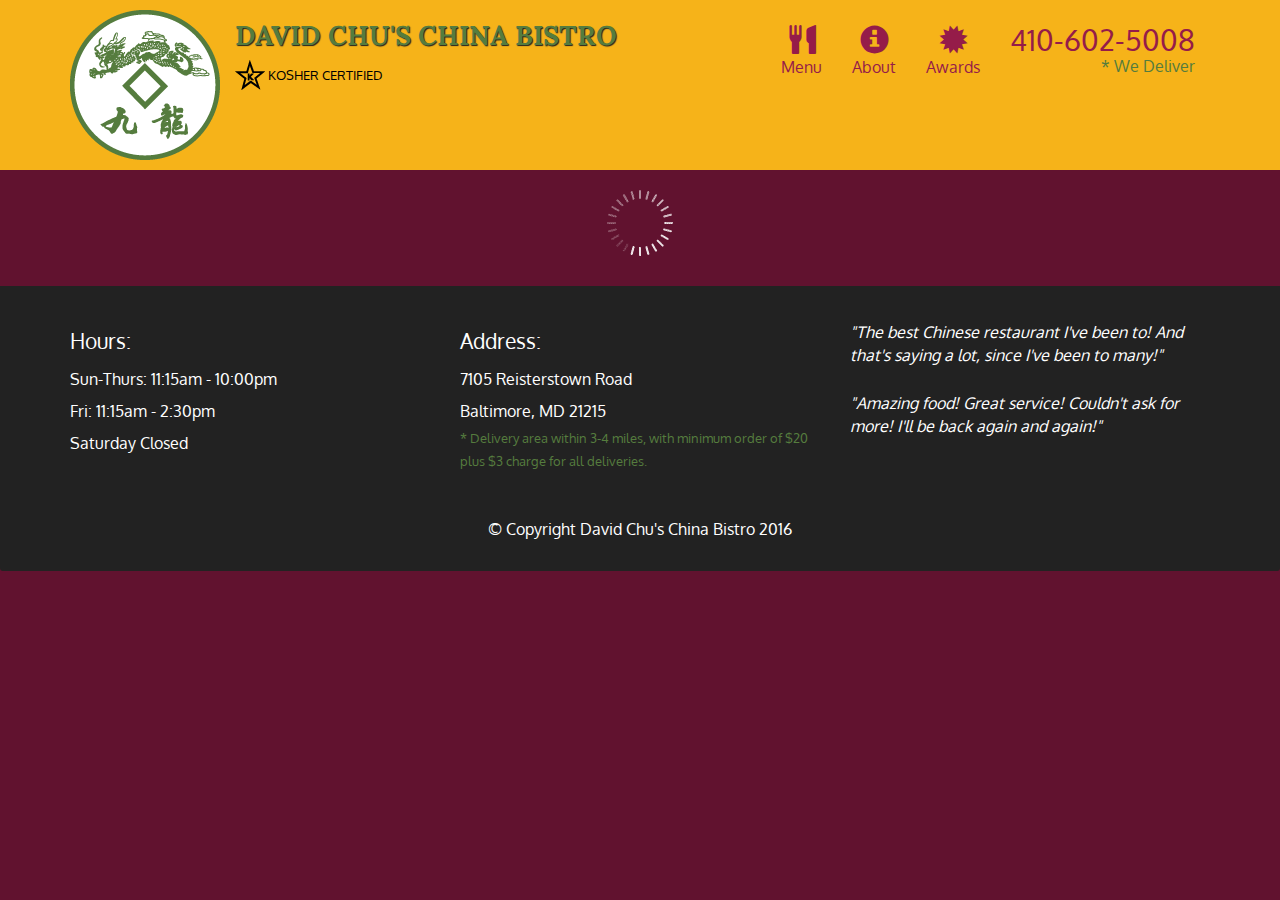
<file: module-5/index.html>
<!doctype html>
<html lang="en">
  <head>
    <meta charset="utf-8">
    <meta http-equiv="X-UA-Compatible" content="IE=edge">
    <meta name="viewport" content="width=device-width, initial-scale=1">
    <title>David Chu's China Bistro</title>
    <link rel="stylesheet" href="css/bootstrap.min.css">
    <link rel="stylesheet" href="css/styles.css">
    <link href='https://fonts.googleapis.com/css?family=Oxygen:400,300,700' rel='stylesheet' type='text/css'>
    <link href='https://fonts.googleapis.com/css?family=Lora' rel='stylesheet' type='text/css'>
  </head>
<body>
  <header>
    <nav id="header-nav" class="navbar navbar-default">
      <div class="container">
        <div class="navbar-header">
          <a href="index.html" class="pull-left visible-md visible-lg">
            <div id="logo-img" alt="Logo image"></div>
          </a>

          <div class="navbar-brand">
            <a href="index.html"><h1>David Chu's China Bistro</h1></a>
            <p>
              <img src="images/star-k-logo.png" alt="Kosher certification">
              <span>Kosher Certified</span>
            </p>
          </div>

          <button id="navbarToggle" type="button" class="navbar-toggle collapsed" data-toggle="collapse" data-target="#collapsable-nav" aria-expanded="false">
            <span class="sr-only">Toggle navigation</span>
            <span class="icon-bar"></span>
            <span class="icon-bar"></span>
            <span class="icon-bar"></span>
          </button>
        </div>
        
        <div id="collapsable-nav" class="collapse navbar-collapse">
           <ul id="nav-list" class="nav navbar-nav navbar-right">
            <li id="navHomeButton" class="visible-xs active">
              <a href="index.html">
                <span class="glyphicon glyphicon-home"></span> Home</a>
            </li>
            <li id="navMenuButton">
              <a href="#" onclick="$dc.loadMenuCategories();">
                <span class="glyphicon glyphicon-cutlery"></span><br class="hidden-xs"> Menu</a>
            </li>
            <li>
              <a href="#">
                <span class="glyphicon glyphicon-info-sign"></span><br class="hidden-xs"> About</a>
            </li>
            <li>
              <a href="#">
                <span class="glyphicon glyphicon-certificate"></span><br class="hidden-xs"> Awards</a>
            </li>
            <li id="phone" class="hidden-xs">
              <a href="tel:410-602-5008">
                <span>410-602-5008</span></a><div>* We Deliver</div>
            </li>
          </ul><!-- #nav-list -->
        </div><!-- .collapse .navbar-collapse -->
      </div><!-- .container -->
    </nav><!-- #header-nav -->
  </header>

  <div id="call-btn" class="visible-xs">
    <a class="btn" href="tel:410-602-5008">
    <span class="glyphicon glyphicon-earphone"></span>
    410-602-5008
    </a>
  </div>
  <div id="xs-deliver" class="text-center visible-xs">* We Deliver</div>

  <div id="main-content" class="container"></div>

  <footer class="panel-footer">
    <div class="container">
      <div class="row">
        <section id="hours" class="col-sm-4">
          <span>Hours:</span><br>
          Sun-Thurs: 11:15am - 10:00pm<br>
          Fri: 11:15am - 2:30pm<br>
          Saturday Closed
          <hr class="visible-xs">
        </section>
        <section id="address" class="col-sm-4">
          <span>Address:</span><br>
          7105 Reisterstown Road<br>
          Baltimore, MD 21215
          <p>* Delivery area within 3-4 miles, with minimum order of $20 plus $3 charge for all deliveries.</p>
          <hr class="visible-xs">
        </section>
        <section id="testimonials" class="col-sm-4">
          <p>"The best Chinese restaurant I've been to! And that's saying a lot, since I've been to many!"</p>
          <p>"Amazing food! Great service! Couldn't ask for more! I'll be back again and again!"</p>
        </section>
      </div>
      <div class="text-center">&copy; Copyright David Chu's China Bistro 2016</div>
    </div>
  </footer>

  <!-- jQuery (Bootstrap JS plugins depend on it) -->
  <script src="js/jquery-2.1.4.min.js"></script>
  <script src="js/bootstrap.min.js"></script>
  <script src="js/ajax-utils.js"></script>
  <script src="js/script.js"></script>
</body>
</html>
</file>
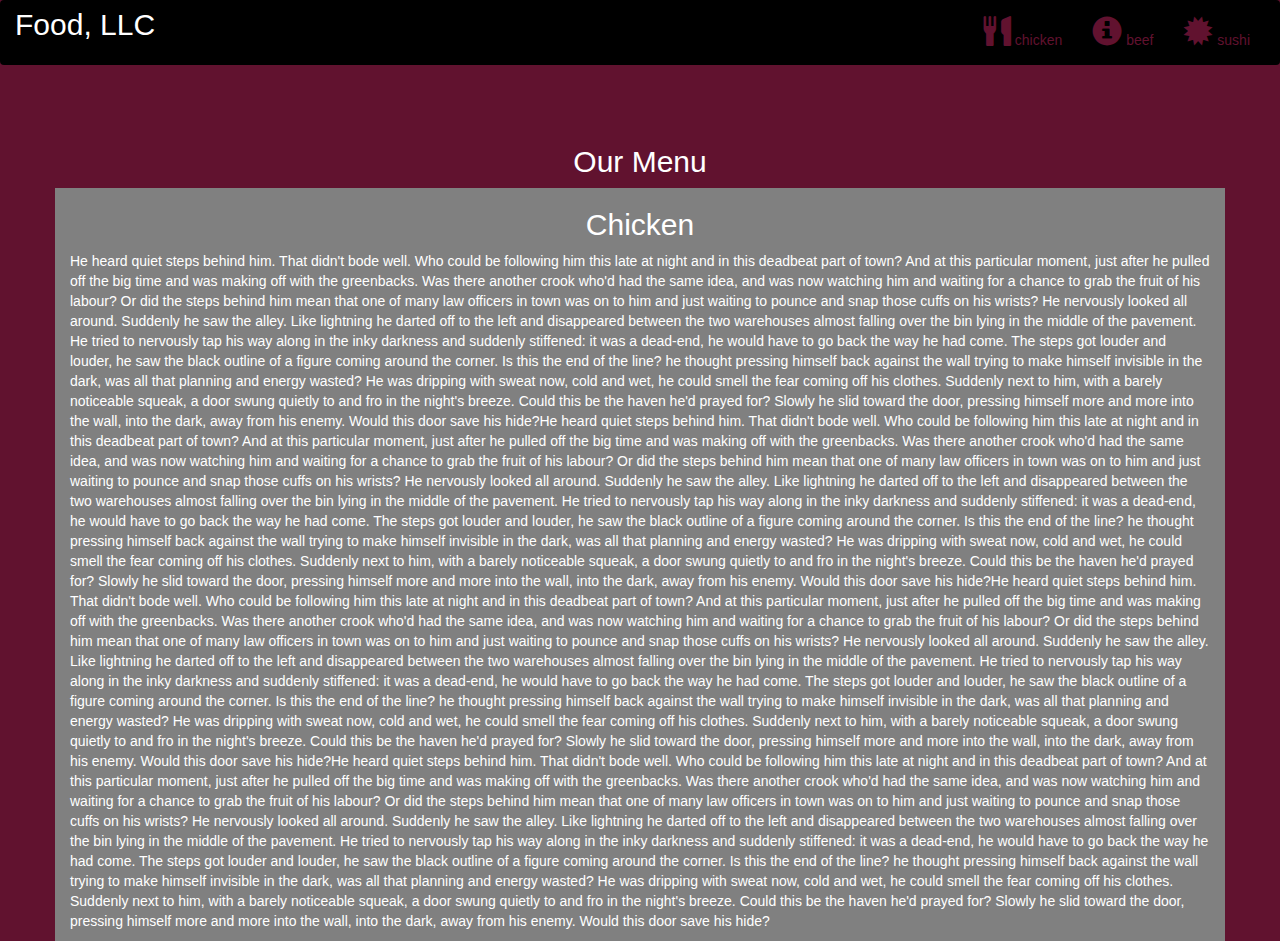
<file: module3-soltuion/index.html>
<!DOCTYPE html>
<html lang="en">
<head>
  <title>Bootstrap Example</title>
  <meta charset="utf-8">
  <meta name="viewport" content="width=device-width, initial-scale=1">
  <link rel="stylesheet" href="https://maxcdn.bootstrapcdn.com/bootstrap/3.4.1/css/bootstrap.min.css">
  <link rel="stylesheet" type="text/css" href="style1.css">
  <script src="https://ajax.googleapis.com/ajax/libs/jquery/3.5.1/jquery.min.js"></script>
  <script src="https://maxcdn.bootstrapcdn.com/bootstrap/3.4.1/js/bootstrap.min.js"></script>
</head>
<body>

<nav class="navbar navbar-inverse">
  <div class="container-fluid">
    <div class="navbar-header">
      <button type="button" class="navbar-toggle" data-toggle="collapse" data-target="#myNavbar">
        <span class="icon-bar"></span>
        <span class="icon-bar"></span>
        <span class="icon-bar"></span>                        
      </button>
      <a class="navbar-brand" href="#" >Food, LLC</a>
    </div>
    <div class="collapse navbar-collapse" id="myNavbar">
    
      <ul class="nav navbar-nav navbar-right" >
        <li style>
        <a href="#" > 
        <span class="glyphicon glyphicon-cutlery"></span> chicken</a>
        </li>
        <li>
        <a href="#" >
        <span class="glyphicon glyphicon-info-sign"></span> beef</a>
        </li>
        <li>
        <a href="#">
        <span class="glyphicon glyphicon-certificate"></span> sushi</a>
        </li>
      </ul>
    </div>
  </div>
</nav>
<br>
<br>  
<h1><p class="text-center">Our Menu</p></h1>


<div id="main-content" class="container">
  <div id="home-tiles" class="row">
      <div class="col-md-12 col-sm-12 col-xs-12">
            
            <p id="chickstory">
          <h2>Chicken</h2>
              He heard quiet steps behind him. That didn't bode well. Who could be following him this late at night and in this deadbeat part of town? And at this particular moment, just after he pulled off the big time and was making off with the greenbacks. Was there another crook who'd had the same idea, and was now watching him and waiting for a chance to grab the fruit of his labour? Or did the steps behind him mean that one of many law officers in town was on to him and just waiting to pounce and snap those cuffs on his wrists? He nervously looked all around. Suddenly he saw the alley. Like lightning he darted off to the left and disappeared between the two warehouses almost falling over the bin lying in the middle of the pavement. He tried to nervously tap his way along in the inky darkness and suddenly stiffened: it was a dead-end, he would have to go back the way he had come. The steps got louder and louder, he saw the black outline of a figure coming around the corner. Is this the end of the line? he thought pressing himself back against the wall trying to make himself invisible in the dark, was all that planning and energy wasted? He was dripping with sweat now, cold and wet, he could smell the fear coming off his clothes. Suddenly next to him, with a barely noticeable squeak, a door swung quietly to and fro in the night's breeze. Could this be the haven he'd prayed for? Slowly he slid toward the door, pressing himself more and more into the wall, into the dark, away from his enemy. Would this door save his hide?He heard quiet steps behind him. That didn't bode well. Who could be following him this late at night and in this deadbeat part of town? And at this particular moment, just after he pulled off the big time and was making off with the greenbacks. Was there another crook who'd had the same idea, and was now watching him and waiting for a chance to grab the fruit of his labour? Or did the steps behind him mean that one of many law officers in town was on to him and just waiting to pounce and snap those cuffs on his wrists? He nervously looked all around. Suddenly he saw the alley. Like lightning he darted off to the left and disappeared between the two warehouses almost falling over the bin lying in the middle of the pavement. He tried to nervously tap his way along in the inky darkness and suddenly stiffened: it was a dead-end, he would have to go back the way he had come. The steps got louder and louder, he saw the black outline of a figure coming around the corner. Is this the end of the line? he thought pressing himself back against the wall trying to make himself invisible in the dark, was all that planning and energy wasted? He was dripping with sweat now, cold and wet, he could smell the fear coming off his clothes. Suddenly next to him, with a barely noticeable squeak, a door swung quietly to and fro in the night's breeze. Could this be the haven he'd prayed for? Slowly he slid toward the door, pressing himself more and more into the wall, into the dark, away from his enemy. Would this door save his hide?He heard quiet steps behind him. That didn't bode well. Who could be following him this late at night and in this deadbeat part of town? And at this particular moment, just after he pulled off the big time and was making off with the greenbacks. Was there another crook who'd had the same idea, and was now watching him and waiting for a chance to grab the fruit of his labour? Or did the steps behind him mean that one of many law officers in town was on to him and just waiting to pounce and snap those cuffs on his wrists? He nervously looked all around. Suddenly he saw the alley. Like lightning he darted off to the left and disappeared between the two warehouses almost falling over the bin lying in the middle of the pavement. He tried to nervously tap his way along in the inky darkness and suddenly stiffened: it was a dead-end, he would have to go back the way he had come. The steps got louder and louder, he saw the black outline of a figure coming around the corner. Is this the end of the line? he thought pressing himself back against the wall trying to make himself invisible in the dark, was all that planning and energy wasted? He was dripping with sweat now, cold and wet, he could smell the fear coming off his clothes. Suddenly next to him, with a barely noticeable squeak, a door swung quietly to and fro in the night's breeze. Could this be the haven he'd prayed for? Slowly he slid toward the door, pressing himself more and more into the wall, into the dark, away from his enemy. Would this door save his hide?He heard quiet steps behind him. That didn't bode well. Who could be following him this late at night and in this deadbeat part of town? And at this particular moment, just after he pulled off the big time and was making off with the greenbacks. Was there another crook who'd had the same idea, and was now watching him and waiting for a chance to grab the fruit of his labour? Or did the steps behind him mean that one of many law officers in town was on to him and just waiting to pounce and snap those cuffs on his wrists? He nervously looked all around. Suddenly he saw the alley. Like lightning he darted off to the left and disappeared between the two warehouses almost falling over the bin lying in the middle of the pavement. He tried to nervously tap his way along in the inky darkness and suddenly stiffened: it was a dead-end, he would have to go back the way he had come. The steps got louder and louder, he saw the black outline of a figure coming around the corner. Is this the end of the line? he thought pressing himself back against the wall trying to make himself invisible in the dark, was all that planning and energy wasted? He was dripping with sweat now, cold and wet, he could smell the fear coming off his clothes. Suddenly next to him, with a barely noticeable squeak, a door swung quietly to and fro in the night's breeze. Could this be the haven he'd prayed for? Slowly he slid toward the door, pressing himself more and more into the wall, into the dark, away from his enemy. Would this door save his hide?
            </p>
      </div>
    </div>
</div>

</body>
</html>
</file>
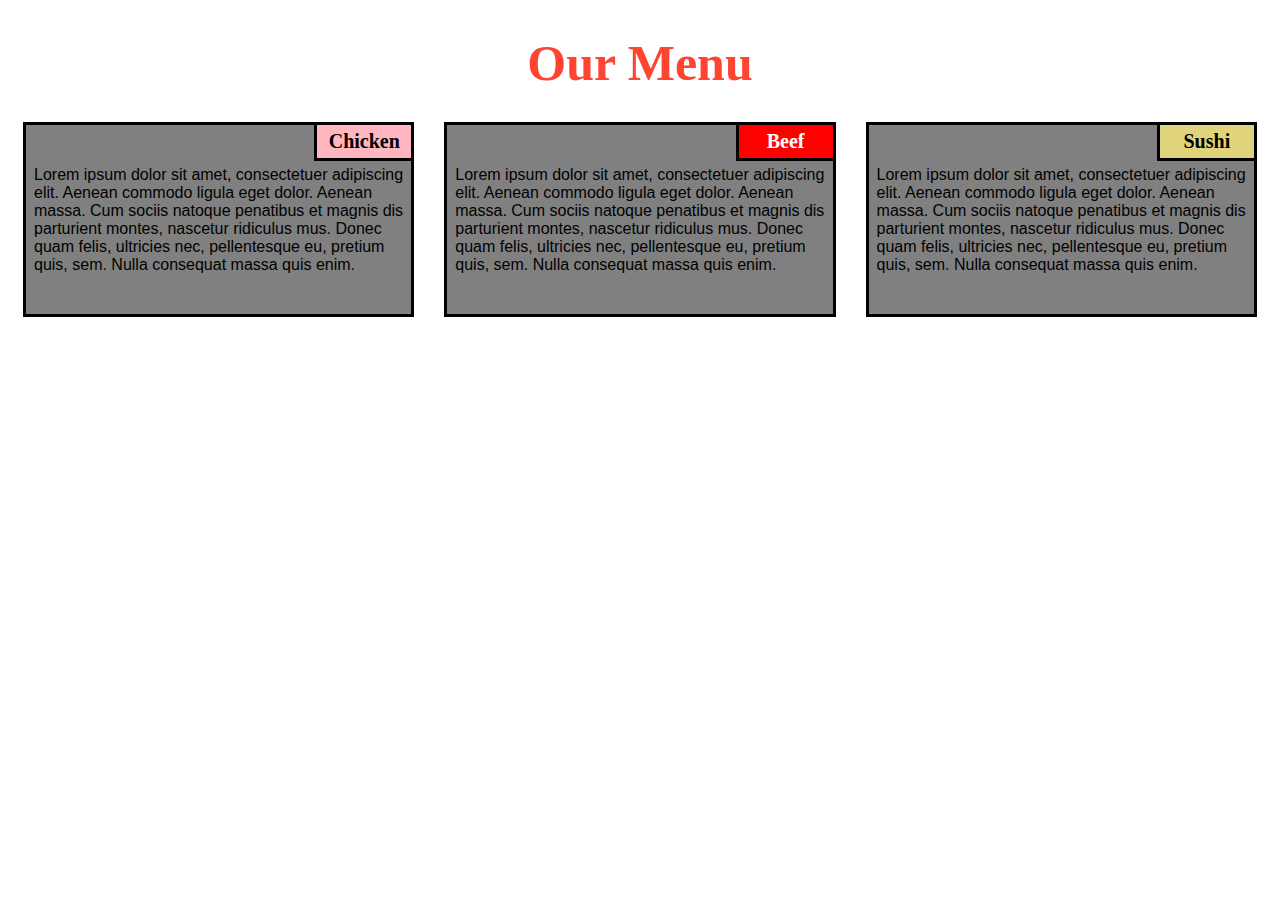
<file: module2-solution/module2-solution.html>
<!DOCTYPE html>
<html>

<head>
    <meta charset="utf-8">
    <title>module2-solution</title>
</head>
<link rel="stylesheet" type="text/css" href="css/style.css">

<body>
    <h1>Our Menu</h1>
    <section class="column-lg-4 colmn-md-6 colmn-sm-12">
        <div>
            <p class="sub1">Chicken</p>
            <p class="content">
                Lorem ipsum dolor sit amet, consectetuer adipiscing elit. Aenean commodo ligula eget dolor. Aenean massa. Cum sociis natoque penatibus et magnis dis parturient montes, nascetur ridiculus mus. Donec quam felis, ultricies nec, pellentesque eu, pretium quis, sem. Nulla consequat massa quis enim.
            </p>
        </div>
    </section>
    <section class="column-lg-4 colmn-md-6 colmn-sm-12">
        <div>
            <p class="sub2">Beef</p>
            <p class="content">
                Lorem ipsum dolor sit amet, consectetuer adipiscing elit. Aenean commodo ligula eget dolor. Aenean massa. Cum sociis natoque penatibus et magnis dis parturient montes, nascetur ridiculus mus. Donec quam felis, ultricies nec, pellentesque eu, pretium quis, sem. Nulla consequat massa quis enim.
        </div>
    </section>
    <section class="column-lg-4 colmn-md-12 colmn-sm-12">
        <div>
            <p class="sub3">Sushi</p>
            <p class="content">
                Lorem ipsum dolor sit amet, consectetuer adipiscing elit. Aenean commodo ligula eget dolor. Aenean massa. Cum sociis natoque penatibus et magnis dis parturient montes, nascetur ridiculus mus. Donec quam felis, ultricies nec, pellentesque eu, pretium quis, sem. Nulla consequat massa quis enim.
            </p>
        </div>
</body>

</html>
</file>
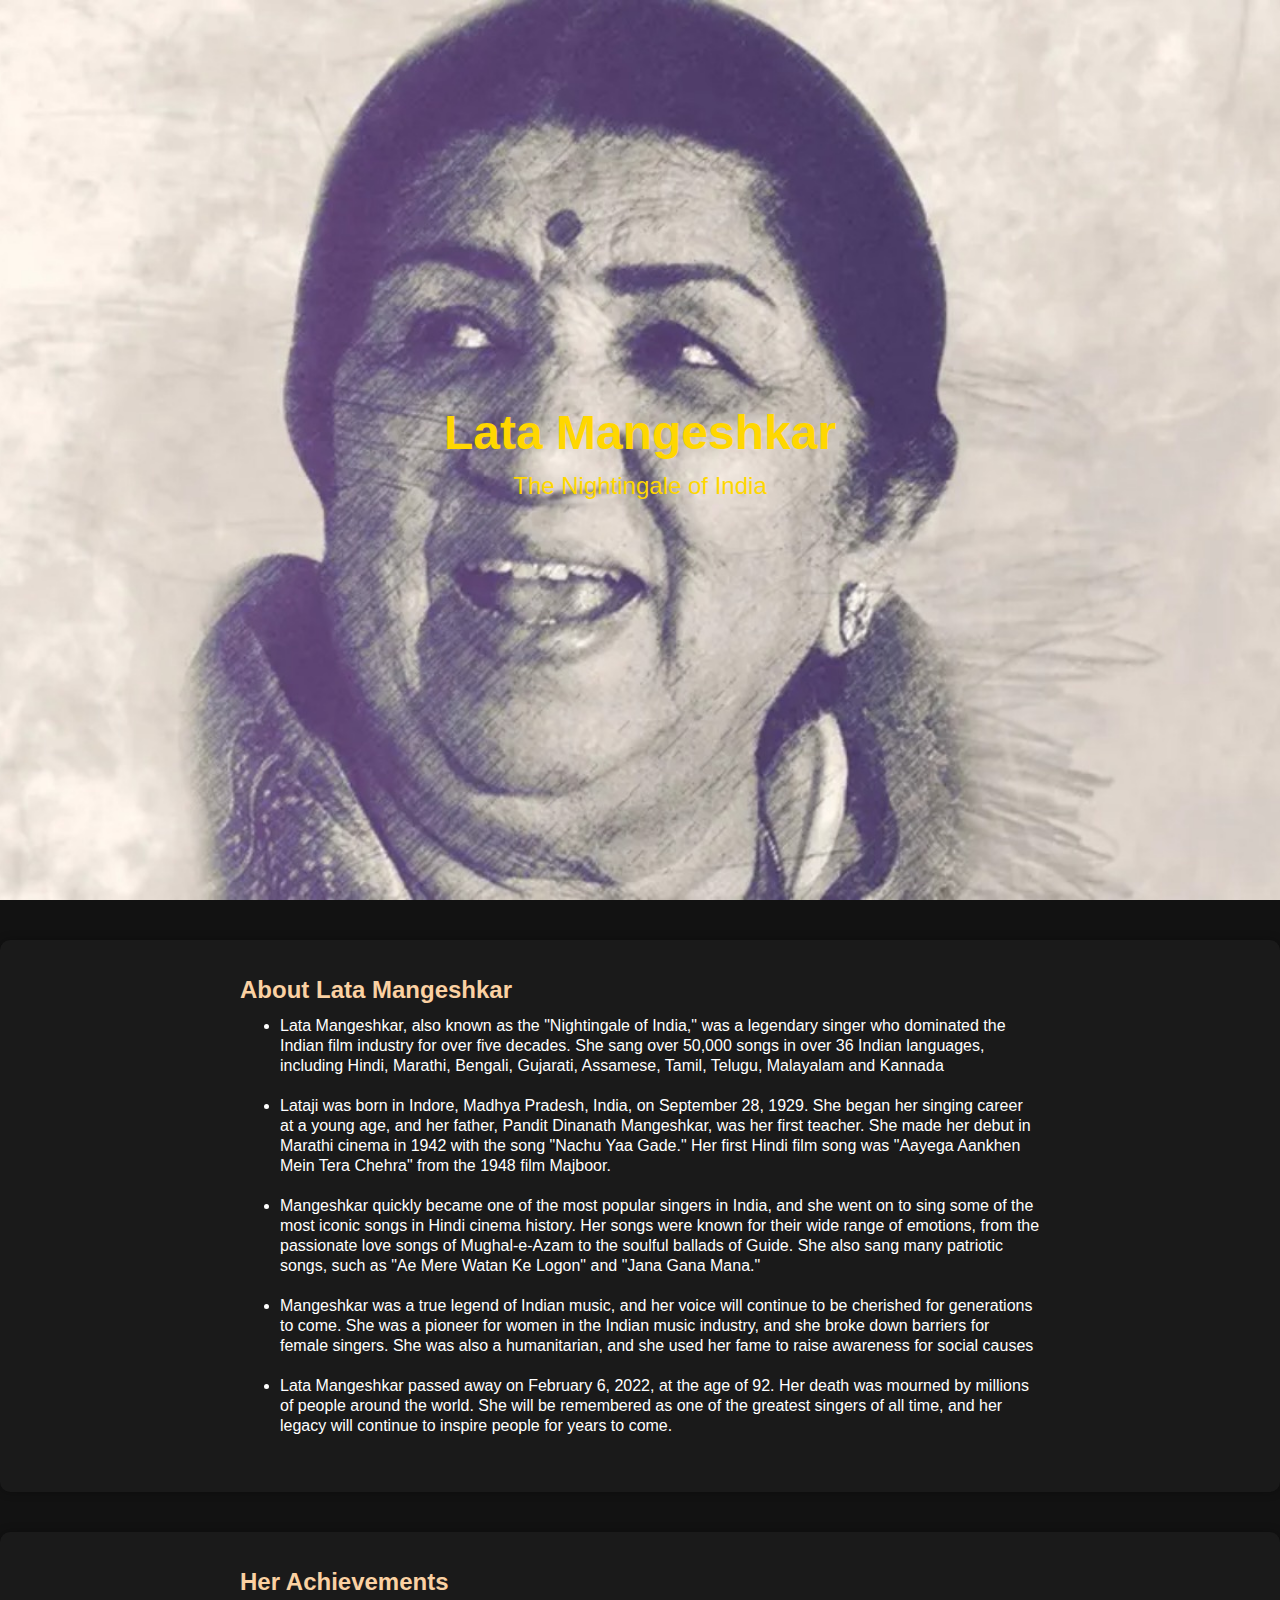
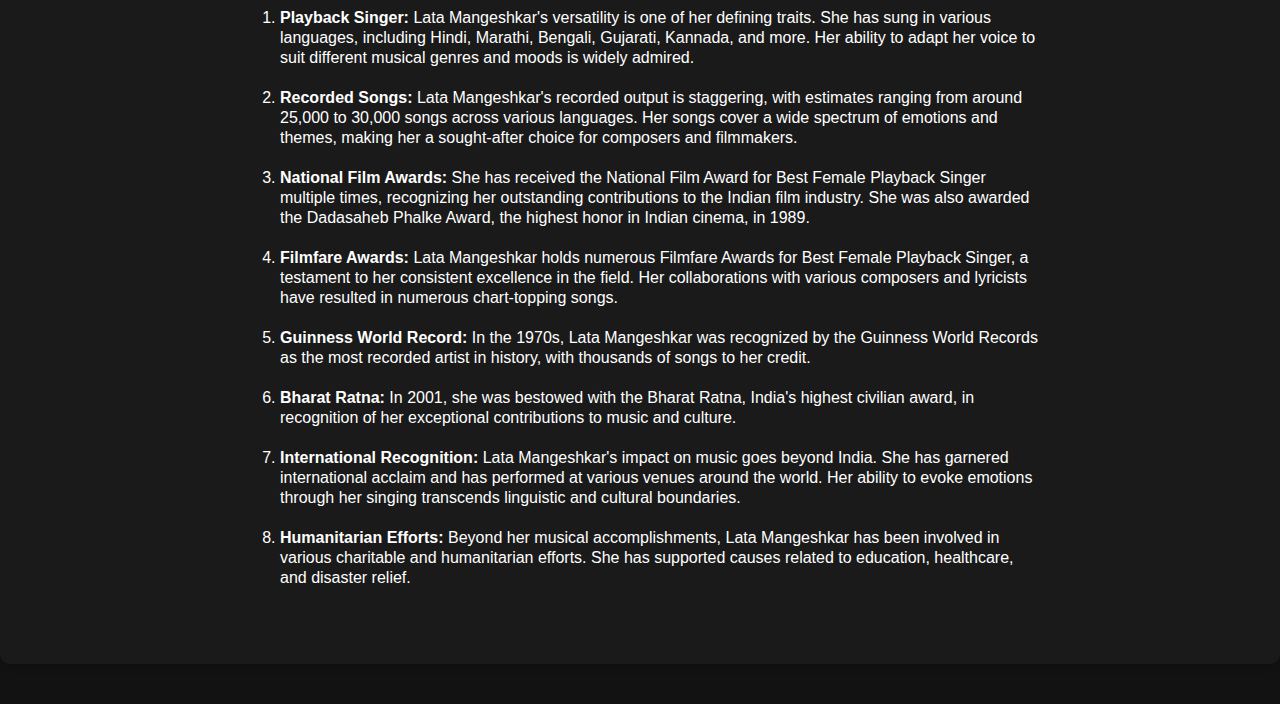
<file: tribute/Tribute.html>
<!DOCTYPE html>
<html lang="en">
<head>
  <meta charset="UTF-8">
  <meta name="viewport" content="width=device-width, initial-scale=1.0">
  <title>Lata Mangeshkar Tribute</title>
  <link rel="stylesheet" href="Tribut.css">
</head>
<body>
  <header class="header">
    <div class="overlay"></div>
    <div class="header-content">
      <h1 class="header-title">Lata Mangeshkar</h1>
      <p class="header-subtitle">The Nightingale of India</p>
    </div>
  </header>
  
  <section class="tribute-section">
    <div class="container">
      <h2>About Lata Mangeshkar</h2>
    
      <ul>
        <li>
            Lata Mangeshkar, also known as the "Nightingale of India," was a legendary singer who dominated the Indian film industry for over five decades. She sang over 50,000 songs in over 36 Indian languages, including Hindi, Marathi, Bengali, Gujarati, Assamese, Tamil, Telugu, Malayalam and Kannada</li><br>

            <li>Lataji was born in Indore, Madhya Pradesh, India, on September 28, 1929. She began her singing career at a young age, and her father, Pandit Dinanath Mangeshkar, was her first teacher. She made her debut in Marathi cinema in 1942 with the song "Nachu Yaa Gade." Her first Hindi film song was "Aayega Aankhen Mein Tera Chehra" from the 1948 film Majboor.</li><br>
            <li>Mangeshkar quickly became one of the most popular singers in India, and she went on to sing some of the most iconic songs in Hindi cinema history. Her songs were known for their wide range of emotions, from the passionate love songs of Mughal-e-Azam to the soulful ballads of Guide. She also sang many patriotic songs, such as "Ae Mere Watan Ke Logon" and "Jana Gana Mana."</li><br>
           <li>Mangeshkar was a true legend of Indian music, and her voice will continue to be cherished for generations to come. She was a pioneer for women in the Indian music industry, and she broke down barriers for female singers. She was also a humanitarian, and she used her fame to raise awareness for social causes</li><br>
           <li>Lata Mangeshkar passed away on February 6, 2022, at the age of 92. Her death was mourned by millions of people around the world. She will be remembered as one of the greatest singers of all time, and her legacy will continue to inspire people for years to come.</li> 

      </ul>

      
    </div>
  </section>
  
  <section class="achievements-section">
    <div class="container">
      <h2>Her Achievements</h2>
    <ol>
        <li><b> Playback Singer:</b> Lata Mangeshkar's versatility is one of her defining traits. She has sung in various languages, including Hindi, Marathi, Bengali, Gujarati, Kannada, and more. Her ability to adapt her voice to suit different musical genres and moods is widely admired.</li><br>  
        <li><b>Recorded Songs:</b> Lata Mangeshkar's recorded output is staggering, with estimates ranging from around 25,000 to 30,000 songs across various languages. Her songs cover a wide spectrum of emotions and themes, making her a sought-after choice for composers and filmmakers.</li><br> 
        <li><b>National Film Awards:</b> She has received the National Film Award for Best Female Playback Singer multiple times, recognizing her outstanding contributions to the Indian film industry. She was also awarded the Dadasaheb Phalke Award, the highest honor in Indian cinema, in 1989.</li><br>
        <li><b> Filmfare Awards:</b> Lata Mangeshkar holds numerous Filmfare Awards for Best Female Playback Singer, a testament to her consistent excellence in the field. Her collaborations with various composers and lyricists have resulted in numerous chart-topping songs.</li><br>
        <li><b>Guinness World Record: </b>In the 1970s, Lata Mangeshkar was recognized by the Guinness World Records as the most recorded artist in history, with thousands of songs to her credit.</li><br>
      <li><b>Bharat Ratna:</b> In 2001, she was bestowed with the Bharat Ratna, India's highest civilian award, in recognition of her exceptional contributions to music and culture.</li><br>
      <li><B>International Recognition: </b>Lata Mangeshkar's impact on music goes beyond India. She has garnered international acclaim and has performed at various venues around the world. Her ability to evoke emotions through her singing transcends linguistic and cultural boundaries.</li><br>
      <li><b>Humanitarian Efforts:</b> Beyond her musical accomplishments, Lata Mangeshkar has been involved in various charitable and humanitarian efforts. She has supported causes related to education, healthcare, and disaster relief.</li><br>

    </ol>
      
    </div>
  </section>
</body>
</html>
</file>
<file: module-5/css/styles.css>
body {
  font-size: 16px;
  color: #fff;
  background-color: #61122f;
  font-family: 'Oxygen', sans-serif;
}

/** HEADER **/
#header-nav {
  background-color: #f6b319;
  border-radius: 0;
  border: 0;
}

#logo-img {
  background: url('../images/restaurant-logo_large.png') no-repeat;
  width: 150px;
  height: 150px;
  margin: 10px 15px 10px 0;
}

.navbar-brand {
  padding-top: 25px;
}
.navbar-brand h1 { /* Restaurant name */
  font-family: 'Lora', serif;
  color: #557c3e;
  font-size: 1.5em;
  text-transform: uppercase;
  font-weight: bold;
  text-shadow: 1px 1px 1px #222;
  margin-top: 0;
  margin-bottom: 0;
  line-height: .75;
}
.navbar-brand a:hover, .navbar-brand a:focus {
  text-decoration: none;
}
.navbar-brand p { /* Kosher cert */
  color: #000;
  text-transform: uppercase;
  font-size: .7em;
  margin-top: 15px;
}
.navbar-brand p span { /* Star-K */
  vertical-align: middle;
}

#nav-list {
  margin-top: 10px;
}
#nav-list a {
  color: #951C49;
  text-align: center;
}
#nav-list a:hover {
  background: #E7E7E7;
}
#nav-list a span {
  font-size: 1.8em;
}

#phone {
  margin-top: 5px;
}
#phone a { /* Phone number */
  text-align: right;
  padding-bottom: 0;
}
#phone div { /* We Deliver */
  color: #557c3e;
  text-align: right;
  padding-right: 15px;
}

.navbar-header button.navbar-toggle, .navbar-header .icon-bar {
  border: 1px solid #61122f;
}
.navbar-header button.navbar-toggle {
  clear: both;
  margin-top: -30px;
}
/* END HEADER */

/* FOOTER */
.panel-footer {
  margin-top: 30px;
  padding-top: 35px;
  padding-bottom: 30px;
  background-color: #222;
  border-top: 0;
}
.panel-footer div.row {
  margin-bottom: 35px;
}
#hours, #address {
  line-height: 2;
}
#hours > span, #address > span {
  font-size: 1.3em;
}
#address p {
  color: #557c3e;
  font-size: .8em;
  line-height: 1.8;
}
#testimonials {
  font-style: italic;
}
#testimonials p:nth-child(2) {
  margin-top: 25px;
}
/* END FOOTER */



/* HOME PAGE */
.container .jumbotron {
  box-shadow: 0 0 50px #3F0C1F;
  border: 2px solid #3F0C1F;
}

#menu-tile, #specials-tile, #map-tile {
  height: 250px;
  width: 100%;
  margin-bottom: 15px;
  position: relative;
  border: 2px solid #3F0C1F;
  overflow: hidden;
}
#menu-tile:hover, #specials-tile:hover, #map-tile:hover {
  box-shadow: 0 1px 5px 1px #cccccc;
}
#menu-tile {
  background: url('../images/menu-tile.jpg') no-repeat;
  background-position: center;
}
#specials-tile {
  background: url('../images/specials-tile.jpg') no-repeat;
  background-position: center;
}
#menu-tile span, #specials-tile span, #map-tile span {
  position: absolute;
  bottom: 0;
  right: 0;
  width: 100%;
  text-align: center;
  font-size: 1.6em;
  text-transform: uppercase;
  background-color: #000;
  color: #fff;
  opacity: .8;
}
/* END HOME PAGE */

/* MENU CATEGORIES PAGE */
.category-tile { 
  position: relative;
  border: 2px solid #3F0C1F;
  overflow: hidden;
  width: 200px;
  height: 200px;
  margin: 0 auto 15px;
}
.category-tile span {
  position: absolute;
  bottom: 0;
  right: 0;
  width: 100%;
  text-align: center;
  font-size: 1.2em;
  text-transform: uppercase;
  background-color: #000;
  color: #fff;
  opacity: .8;
}
.category-tile:hover {
  box-shadow: 0 1px 5px 1px #cccccc;
}

#menu-categories-title + div {
  margin-bottom: 50px;
}
/* END MENU CATEGORIES PAGE */

/* SINGLE CATEGORY PAGE */
.menu-item-tile {
  margin-bottom: 25px;
}
.menu-item-tile hr {
  width: 80%;
}
.menu-item-tile .menu-item-price {
  font-size: 1.1em;
  text-align: right;
  margin-top: -15px;
  margin-right: -15px;
}
.menu-item-tile .menu-item-price span {
  font-size: .6em;
}
.menu-item-photo {
  position: relative;
  border: 2px solid #3F0C1F; 
  overflow: hidden;
  padding: 0;
  margin-right: -15px;
  margin-left: auto;
  margin-bottom: 20px;
  max-width: 250px;
}
.menu-item-photo div {
  position: absolute;
  bottom: 0;
  right: 0;
  width: 80px;
  background-color: #557c3e;
  text-align: center;
}
.menu-item-description {
  padding-right: 30px;
}
h3.menu-item-title {
  margin: 0 0 10px;
}
.menu-item-details {
  font-size: .9em;
  font-style: italic;
}
/* END SINGLE CATEGORY PAGE */


/********** Large devices only **********/
@media (min-width: 1200px) {
  .container .jumbotron {
    background: url('../images/jumbotron_1200.jpg') no-repeat;
    height: 675px;
  }
}

/********** Medium devices only **********/
@media (min-width: 992px) and (max-width: 1199px) {
  /* Header */
  #logo-img {
    background: url('../images/restaurant-logo_medium.png') no-repeat;
    width: 100px;
    height: 100px;
    margin: 5px 5px 5px 0;
  }
  /* End Header */

  /* Home Page */
  .container .jumbotron {
    background: url('../images/jumbotron_992.jpg') no-repeat;
    height: 558px;
  }
  /* End Home Page */
}

/********** Small devices only **********/
@media (min-width: 768px) and (max-width: 991px) {
  /* Home Page */
  .container .jumbotron {
    background: url('../images/jumbotron_768.jpg') no-repeat;
    height: 432px;
  }
  /* End Home Page */
}

/********** Extra small devices only **********/
@media (max-width: 767px) {
  /* Header */
  .navbar-brand {
    padding-top: 10px;
    height: 80px;
  }
  .navbar-brand h1 { /* Restaurant name */
    padding-top: 10px;
    font-size: 5vw; /* 1vw = 1% of viewport width */
  }
  .navbar-brand p { /* Kosher cert */
    font-size: .6em;
    margin-top: 12px;
  }
  .navbar-brand p img { /* Star-K */
    height: 20px;
  }

  #collapsable-nav a { /* Collapsed nav menu text */
    font-size: 1.2em;
  }
  #collapsable-nav a span { /* Collapsed nav menu glyph */
    font-size: 1em;
    margin-right: 5px;
  }

  #call-btn > a {
    font-size: 1.5em;
    display: block;
    margin: 0 20px;
    padding: 10px;
    border: 2px solid #fff;
    background-color: #f6b319;
    color: #951c49;
  }
  #xs-deliver {
    margin-top: 5px;
    font-size: .7em;
    letter-spacing: .1em;
    text-transform: uppercase;
  }
  /* End Header */

  /* Footer */
  .panel-footer section {
    margin-bottom: 30px;
    text-align: center;
  }
  .panel-footer section:nth-child(3) {
    margin-bottom: 0; /* margin already exists on the whole row */
  }
  .panel-footer section hr {
    width: 50%;
  }
  /* End Footer */

  /* Home Page */
  .container .jumbotron {
    margin-top: 30px;
    padding: 0;
  }
  #menu-tile, #specials-tile {
    width: 360px;
    margin: 0 auto 15px;
  }

  .menu-item-photo {
    margin-right: auto;
  }
  .menu-item-tile .menu-item-price {
    text-align: center;
  }
  .menu-item-description {
    text-align: center;;
  }
}


/********** Super extra small devices Only :-) (e.g., iPhone 4) **********/
@media (max-width: 479px) {
  /* Header */
  .navbar-brand h1 { /* Restaurant name */
    padding-top: 5px;
    font-size: 6vw;
  }
  /* End Header */
  
  /* Home page */
  #menu-tile, #specials-tile {
    width: 280px;
    margin: 0 auto 15px;
  }

  .col-xxs-12 {
    position: relative;
    min-height: 1px;
    padding-right: 15px;
    padding-left: 15px;
    float: left;
    width: 100%;
  }
}
</file>
<file: module3-soltuion/style1.css>
*{
	margin: 0;
	padding: 0;
	
}
.navbar{

border: none;
background-color: black;
color: #61122F;
}
body{
	background-color: #61122F;
	color: white;
}
.glyphicon{
	font-size: 30px;
	color:#61122F; 
}

.center{
	width: 90%;
	background-color: grey;

}
.container
{
	background-color: grey;
}
.text-center{
	font-size: 30px;
}

h2{
	text-align: center;
}
#myNavbar ul li a {
	color: #61122F;
}
.navbar-brand{
font-size: 30px;	
}
</file>
<file: module2-solution/css/style.css>
/*basic style*/
    * {
        box-sizing: border-box;
    }

    body {
        background-color: white;
    }

    h1 {
       margin-bottom: 15px;
    text-align: center;
    color: #ff4532;
    font-size: 50px;
    }

    section {
        position: relative;
        padding: 15px;
        width: 90%;
    }

    p {
        position: relative;
        clear: right;
    }

    div {
        position: relative;
        background-color: gray;
        border: 3.5px solid black;
        width: 100%;
        margin-left: auto;
        margin-right: auto;
        margin-bottom: auto;
    }

    .sub1 {
        float: right;
        width: 100px;
        padding: 5px;
        margin: -3px -3px 0px;
        border: 3.5px solid black;
        text-align: center;
        font-size: 125%;
        font-weight: bold;
        background-color: #FFB6C1;

    }

    .sub2 {
        float: right;
        color: white;
        width: 100px;
        padding: 5px;
        margin: -3px -3px 0px;
        border: 3.5px solid black;
        text-align: center;
        font-size: 125%;
        font-weight: bold;
        background-color: #FF0000;

    }

    .sub3 {
        color: black;
        float: right;
        width: 100px;
        padding: 5px;
         margin: -3px -3px 0px;
        border: 3.5px solid black;
        text-align: center;
        font-size: 125%;
        font-weight: bold;
        background-color: rgb(223, 212, 121);

    }

    .content {
        padding: 5px;
        border: none;
        background-color: gray;
        font-family: Helvetica;
        color: black;
        margin: 3px ;
        height: 150px;
        overflow: auto;
    }

    .row {
        width: 90%;
    }

    /*desktop version*/
    @media (min-width: 992px) {
        .column-lg-4 {
            float: left;
            width: 33.33%;
        }
    }

    /*tablet version*/
    @media (min-width: 768px) and (max-width: 991px) {
        .colmn-md-6 {
            float: left;
            width: 50%;
            margin-left: auto;
            margin-right: auto;
        }

        .colmn-md-12 {
            float: left;
            width: 100%;
            margin-left: auto;
            margin-right: auto;
        }
    }

    /*mobile version*/
    @media (max-width: 767px) {
        .colmn-sm-12 {
            float: left;
            width: 100%;
        }
    }
</file>
<file: tribute/Tribut.css>
body, h1, h2, p {
    margin: 0;
    padding: 0;
  }
  
  body {
    font-family: Arial, sans-serif;
    background-color: #121212;
    color: #fbd1a2;
  }
  
  .overlay {
    position: absolute;
    top: 0;
    left: 0;
    width: 100%;
    height: 100%;
    background-color: rgba(0, 0, 0, 0.6);
    z-index: -1;
  }
  
  .header {
    background-image: url('2.jpg'); 
    background-size: cover;
    background-position: center;
    height: 100vh;
    display: flex;
    align-items: center;
    justify-content: center;
    text-align: center;
    position: relative;
    animation: fadeIn 2s ease-in-out;
  }
  
  .header-content {
    animation: slideIn 2s ease-in-out;
  }
  
  .header-title {
    font-size: 3rem;
    margin-bottom: 1rem;
    color: #FFD700; 
  }
  
  .header-subtitle {
    font-size: 1.5rem;
    color: #FFD700; 
  }
  
  .container {
    max-width: 800px;
    margin: 0 auto;
    padding: 40px;
  }
  
  .tribute-section, .achievements-section {
    background-color: #1a1a1a;
    color: #fbd1a2;
    margin: 40px 0;
    border-radius: 10px;
    box-shadow: 0 0 10px rgba(0, 0, 0, 0.3);
    color: #ffffff; 
  }
  .tribute-section, .achievements-section,h2{
    color: #fbd1a2  ;
  }
  .tribute-section,.achievements-section,p{
    color: #ffffff;
    line-height: 20px;
  }
  @keyframes fadeIn {
    from {
      opacity: 0;
    }
    to {
      opacity: 1;
    }
  }
  
  @keyframes slideIn {
    from {
      transform: translateY(-50px);
    }
    to {
      transform: translateY(0);
    }
  }
</file>
